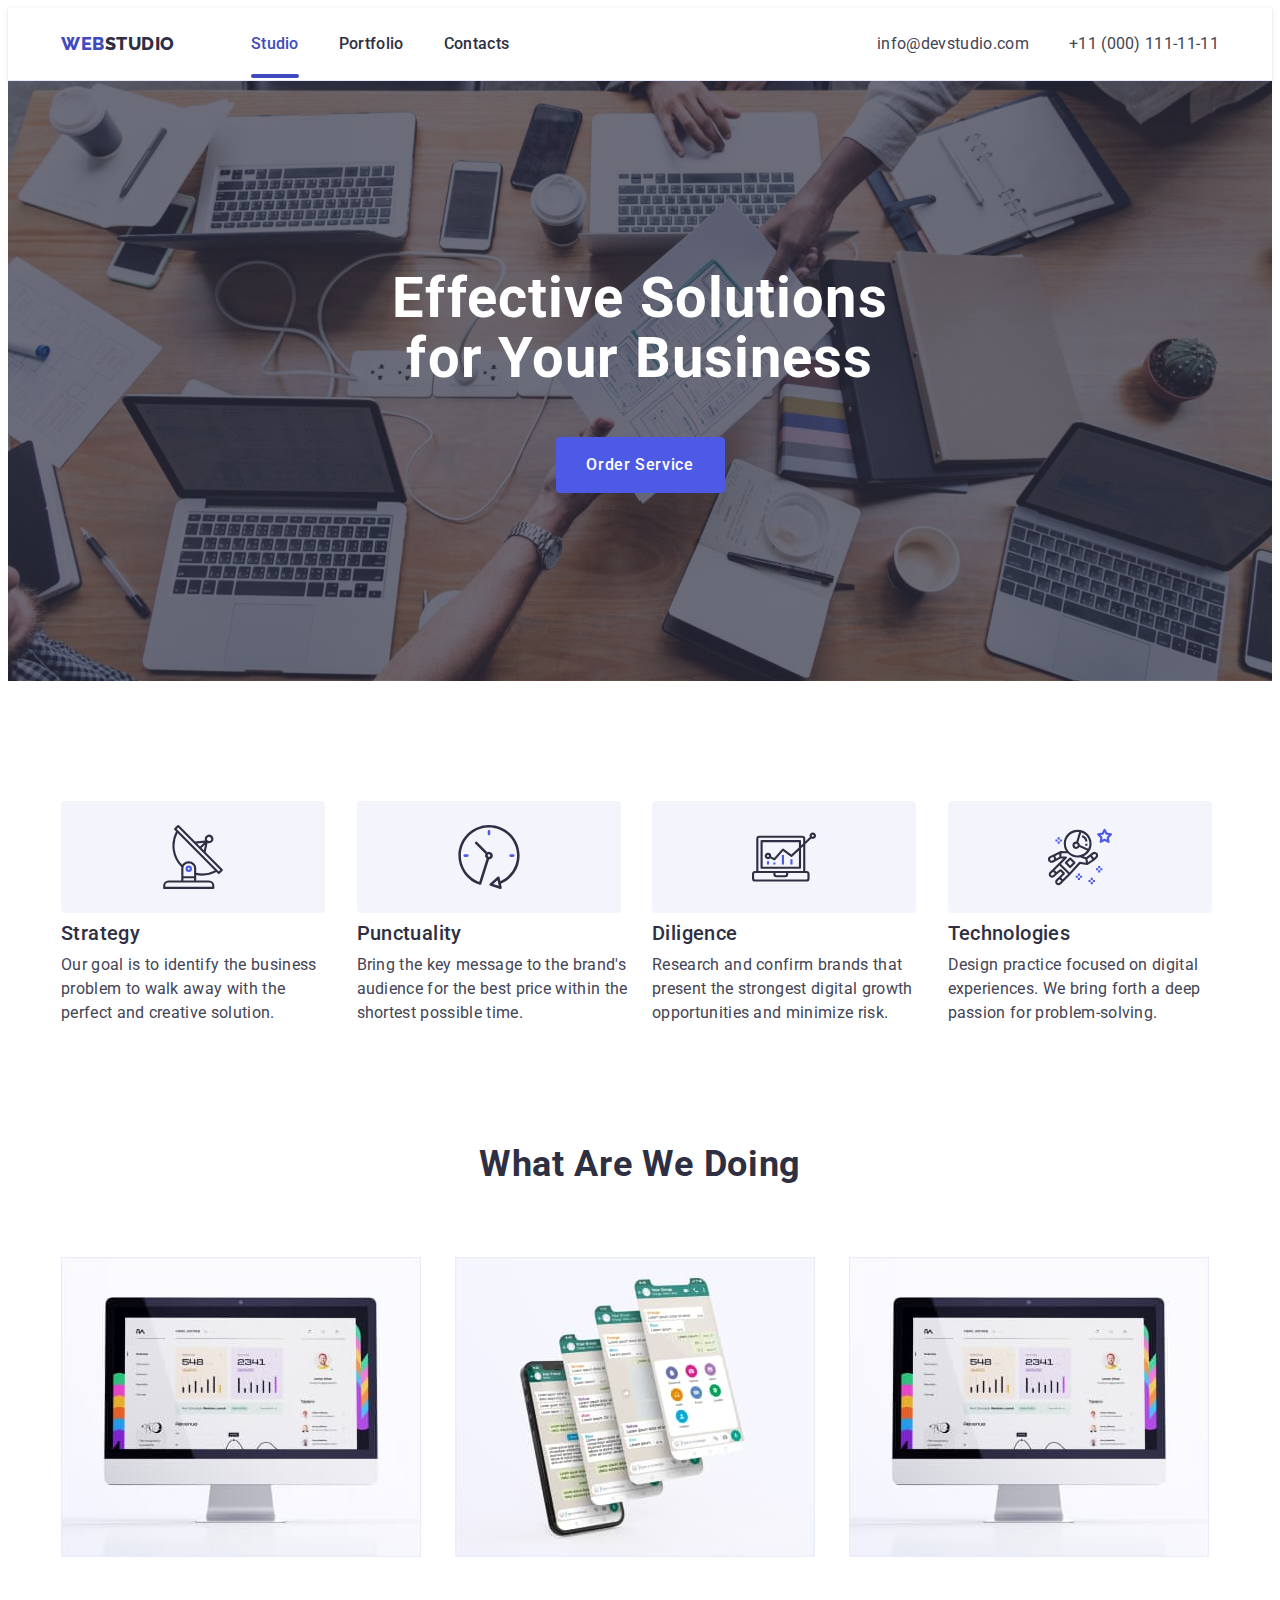
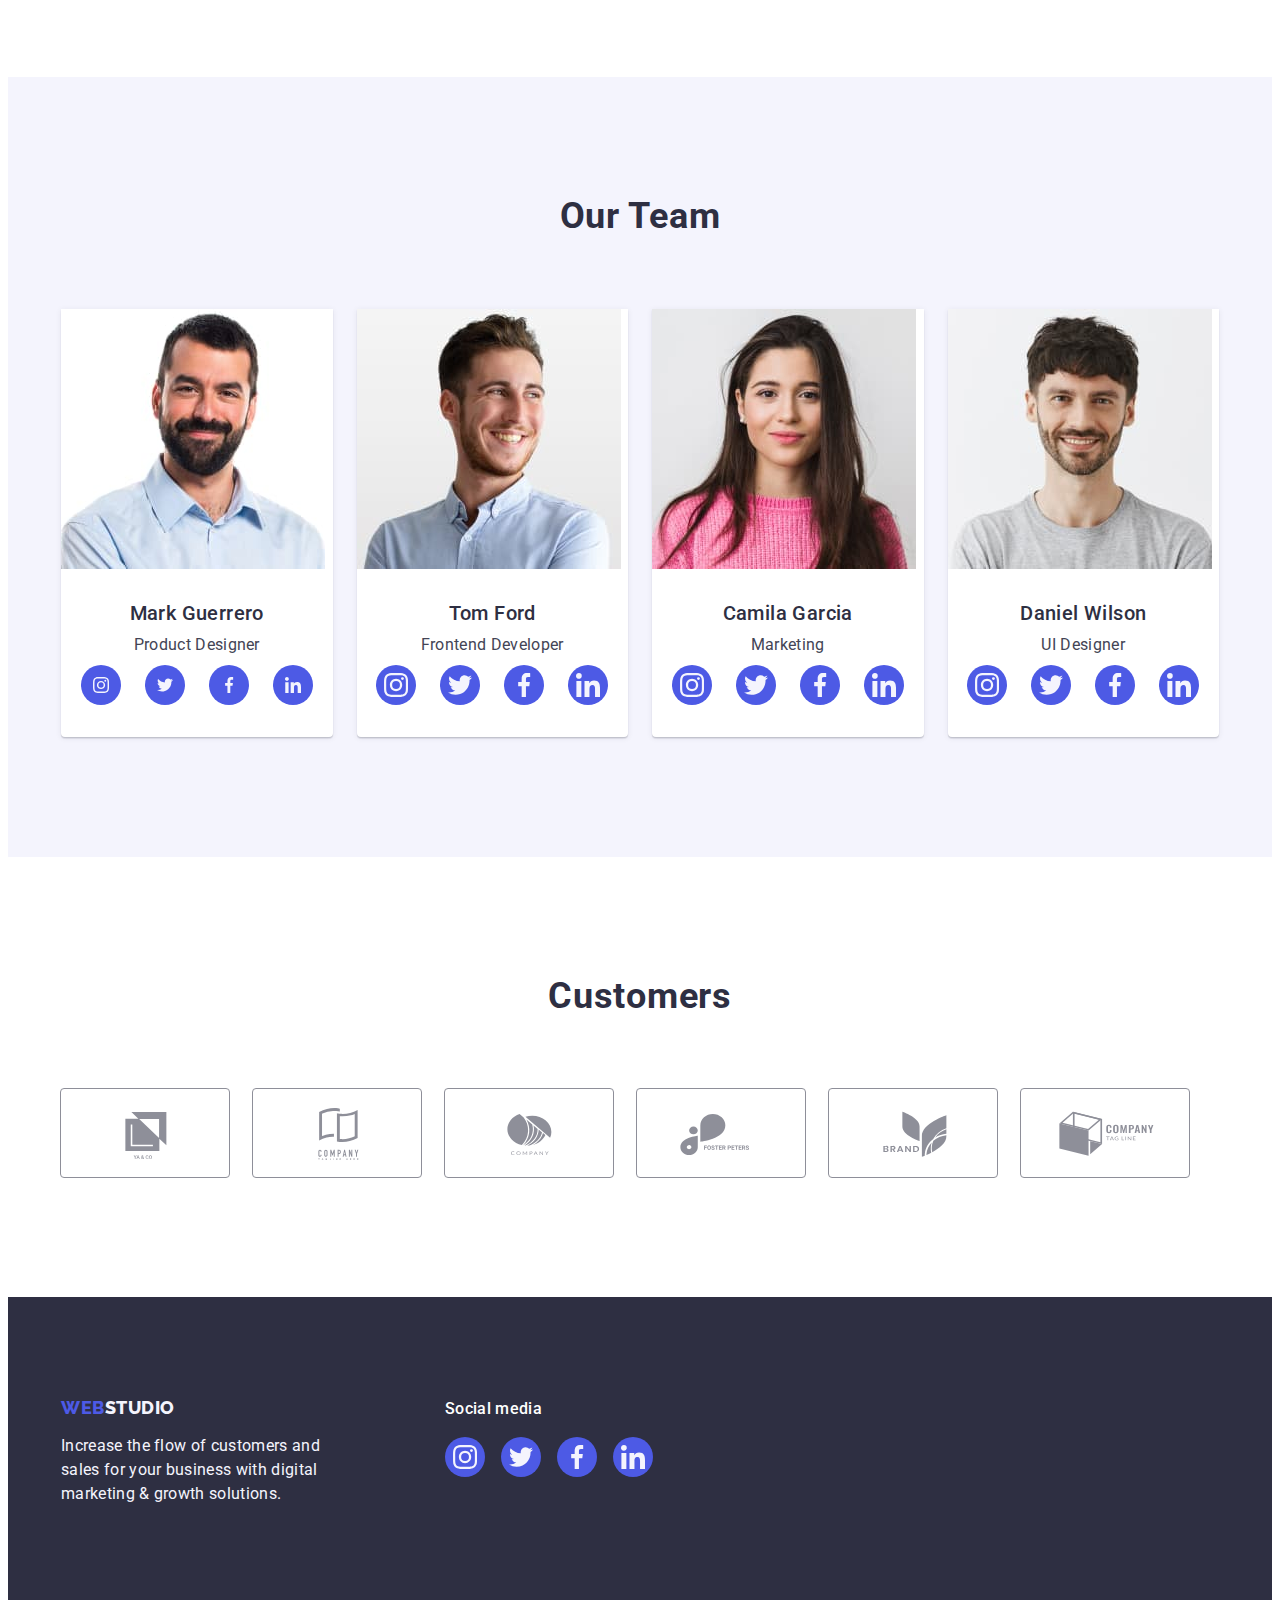
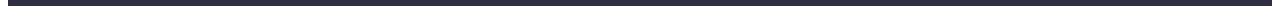
<file: index.html>
<!DOCTYPE html>
<html lang="en">
  <head>
    <meta charset="UTF-8" />
    <meta name="viewport" content="width=device-width, initial-scale=1.0" />
    <title>WebStudio</title>
    <link
      rel="stylesheet"
      href="https://cdnjs.cloudflare.com/ajax/libs/modern-normalize/2.0.0/modern-normalize.min.css"
      integrity="sha512-4xo8blKMVCiXpTaLzQSLSw3KFOVPWhm/TRtuPVc4WG6kUgjH6J03IBuG7JZPkcWMxJ5huwaBpOpnwYElP/m6wg=="
      crossorigin="anonymous"
      referrerpolicy="no-referrer"
    />
    <link rel="stylesheet" href="./css/style.css" />
    <link rel="preconnect" href="https://fonts.googleapis.com" />
    <link rel="preconnect" href="https://fonts.gstatic.com" crossorigin />
    <link href="https://fonts.googleapis.com/css2?family=Raleway:wght@800&family=Roboto:wght@400;500;700;900&display=swap" rel="stylesheet" />
  </head>
  <body>
    <header class="header">
      <div class="head-container container">
        <nav class="nav">
          <a class="link-slogan link" href="./index.html">Web<span class="studio-black">Studio</span></a>

          <ul class="nav-logo list">
            <li class="nav-link-list link"><a class="list-link-nav current link" href="./index.html">Studio</a></li>
            <li class="nav-link-list link"><a class="list-link-nav  link" href="./portfolio.html">Portfolio</a></li>
            <li class="nav-link-list link"><a class="list-link-nav  link" href="">Contacts</a></li>
          </ul>
        </nav>
        <address class="address">
          <ul class="nav-adress list">
            <li><a class="list-address list link" href="mailto:info@devstudio.com">info@devstudio.com</a></li>
            <li><a class="list-address list link" href="tel:+110001111111">+11 (000) 111-11-11</a></li>
          </ul>
        </address>
      </div>
    </header>
    <main>
      <!-- hed -->
      <section class="head">
        <div class="container">
          <h1 class="hed-title">Effective Solutions for Your Business</h1>
          <button class="btn-hed" type="button" data-modal-open>Order Service</button>
        </div>
      </section>
      <!-- step -->

      <section class="section-steap">
        <div class="container">
          <h2 class="visually-hidden">hide me</h2>
          <ul class="list-step">
            <li class="list-snippet-step">
              <div class="skill-list-item">
                <svg class="skill-icon" width="64" height="64">
                  <use href="./images/icons.svg#icon-antenna"></use>
                </svg>
              </div>
              <h3 class="list-snipper-name">Strategy</h3>
              <p class="list-snippet-text">Our goal is to identify the business problem to walk away with the perfect and creative solution.</p>
            </li>
            <li class="list-snippet-step">
              <div class="skill-list-item">
                <svg class="skill-icon" width="64" height="64">
                  <use href="./images/icons.svg#icon-clock"></use>
                </svg>
              </div>
              <h3 class="list-snipper-name">Punctuality</h3>
              <p class="list-snippet-text">Bring the key message to the brand's audience for the best price within the shortest possible time.</p>
            </li>
            <li class="list-snippet-step">
              <div class="skill-list-item">
                <svg class="skill-icon" width="64" height="64">
                  <use href="./images/icons.svg#icon-diagram"></use>
                </svg>
              </div>
              <h3 class="list-snipper-name">Diligence</h3>
              <p class="list-snippet-text">Research and confirm brands that present the strongest digital growth opportunities and minimize risk.</p>
            </li>
            <li class="list-snippet-step">
              <div class="skill-list-item">
                <svg class="skill-icon" width="64" height="64">
                  <use href="./images/icons.svg#icon-astronaut"></use>
                </svg>
              </div>
              <h3 class="list-snipper-name">Technologies</h3>
              <p class="list-snippet-text">Design practice focused on digital experiences. We bring forth a deep passion for problem-solving.</p>
            </li>
          </ul>
        </div>
      </section>

      <!-- What are we doing -->

      <section class="section-works">
        <div class="container">
          <h2 class="text-foot-two">What are we doing</h2>
          <ul class="list-step">
            <li class="list-step-works"><img src="./images/work/image3.jpg" alt="monitor" width="360" /></li>
            <li class="list-step-works"><img src="./images/work/image2.jpg" alt="mobile soft" width="360" /></li>
            <li class="list-step-works"><img src="./images/work/image1.jpg" alt="Operating System" width="360" /></li>
          </ul>
        </div>
      </section>

      <!-- Our Team -->

      <section class="section-team">
        <div class="container">
          <h2 class="head-line">Our Team</h2>
          <ul class="list-team">
            <li class="img-team">
              <img src="./images/team/mark.jpg" alt="Mark" width="264" />
              <div class="name-team-works">
                <h3 class="list-snipper-name-team">Mark Guerrero</h3>
                <p class="list-snippet-text-team">Product Designer</p>
                <ul class="team-social-team list">
                  <li class="team-social-item">
                    <a class="team-social-link" href="https://instagram.com" target="_blank" rel="noopener noreferrer" aria-label="Instagram icon">
                      <svg class="team-social-icons" width="16" height="16">
                        <use href="./images/icons.svg#icon-instagram"></use>
                      </svg>
                    </a>
                  </li>
                  <li class="team-social-item">
                    <a class="team-social-link" href="https://twitter.com" target="_blank" rel="noopener noreferrer" aria-label="Twitter icon">
                      <svg class="team-social-icons" width="16" height="16">
                        <use href="./images/icons.svg#icon-twitter"></use>
                      </svg>
                    </a>
                  </li>
                  <li class="team-social-item">
                    <a class="team-social-link" href="https://www.facebook.com" target="_blank" rel="noopener noreferrer" aria-label="Facebook icon">
                      <svg class="team-social-icons" width="16" height="16">
                        <use href="./images/icons.svg#icon-facebook"></use>
                      </svg>
                    </a>
                  </li>
                  <li class="team-social-item">
                    <a class="team-social-link" href="https://www.linkedin.com" target="_blank" rel="noopener noreferrer" aria-label="Linkedin icon">
                      <svg class="team-social-icons" width="16" height="16">
                        <use href="./images/icons.svg#icon-linkedin"></use>
                      </svg>
                    </a>
                  </li>
                </ul>
              </div>
            </li>
            <li class="img-team">
              <img src="./images/team/tom.jpg" alt="Tom" width="264" />
              <div class="name-team-works">
                <h3 class="list-snipper-name-team">Tom Ford</h3>
                <p class="list-snippet-text-team">Frontend Developer</p>
                <ul class="team-social-team list">
                  <li class="team-social-item">
                    <a class="team-social-link" href="https://instagram.com" target="_blank" rel="noopener noreferrer" aria-label="Instagram icon">
                      <svg class="team-social-icons" width="24" height="24">
                        <use href="./images/icons.svg#icon-instagram"></use>
                      </svg>
                    </a>
                  </li>
                  <li class="team-social-item">
                    <a class="team-social-link" href="https://twitter.com" target="_blank" rel="noopener noreferrer" aria-label="Twitter icon">
                      <svg class="team-social-icons" width="24" height="24">
                        <use href="./images/icons.svg#icon-twitter"></use>
                      </svg>
                    </a>
                  </li>
                  <li class="team-social-item">
                    <a class="team-social-link" href="https://www.facebook.com" target="_blank" rel="noopener noreferrer" aria-label="Facebook icon">
                      <svg class="team-social-icons" width="24" height="24">
                        <use href="./images/icons.svg#icon-facebook"></use>
                      </svg>
                    </a>
                  </li>
                  <li class="team-social-item">
                    <a class="team-social-link" href="https://www.linkedin.com" target="_blank" rel="noopener noreferrer" aria-label="Linkedin icon">
                      <svg class="team-social-icons" width="24" height="24">
                        <use href="./images/icons.svg#icon-linkedin"></use>
                      </svg>
                    </a>
                  </li>
                </ul>
              </div>
            </li>
            <li class="img-team">
              <img src="./images/team/camila.jpg" alt="Camila" width="264" />
              <div class="name-team-works">
                <h3 class="list-snipper-name-team">Camila Garcia</h3>
                <p class="list-snippet-text-team">Marketing</p>
                <ul class="team-social-team list">
                  <li class="team-social-item">
                    <a class="team-social-link" href="https://instagram.com" target="_blank" rel="noopener noreferrer" aria-label="Instagram icon">
                      <svg class="team-social-icons" width="24" height="24">
                        <use href="./images/icons.svg#icon-instagram"></use>
                      </svg>
                    </a>
                  </li>
                  <li class="team-social-item">
                    <a class="team-social-link" href="https://twitter.com" target="_blank" rel="noopener noreferrer" aria-label="Twitter icon">
                      <svg class="team-social-icons" width="24" height="24">
                        <use href="./images/icons.svg#icon-twitter"></use>
                      </svg>
                    </a>
                  </li>
                  <li class="team-social-item">
                    <a class="team-social-link" href="https://www.facebook.com" target="_blank" rel="noopener noreferrer" aria-label="Facebook icon">
                      <svg class="team-social-icons" width="24" height="24">
                        <use href="./images/icons.svg#icon-facebook"></use>
                      </svg>
                    </a>
                  </li>
                  <li class="team-social-item">
                    <a class="team-social-link" href="https://www.linkedin.com" target="_blank" rel="noopener noreferrer" aria-label="Linkedin icon">
                      <svg class="team-social-icons" width="24" height="24">
                        <use href="./images/icons.svg#icon-linkedin"></use>
                      </svg>
                    </a>
                  </li>
                </ul>
              </div>
            </li>
            <li class="img-team">
              <img src="./images/team/daniel.jpg" alt="Daniel" width="264" />
              <div class="name-team-works">
                <h3 class="list-snipper-name-team">Daniel Wilson</h3>
                <p class="list-snippet-text-team">UI Designer</p>
                <ul class="team-social-team list">
                  <li class="team-social-item">
                    <a class="team-social-link" href="https://instagram.com" target="_blank" rel="noopener noreferrer" aria-label="Instagram icon">
                      <svg class="team-social-icons" width="24" height="24">
                        <use href="./images/icons.svg#icon-instagram"></use>
                      </svg>
                    </a>
                  </li>
                  <li class="team-social-item">
                    <a class="team-social-link" href="https://twitter.com" target="_blank" rel="noopener noreferrer" aria-label="Twitter icon">
                      <svg class="team-social-icons" width="24" height="24">
                        <use href="./images/icons.svg#icon-twitter"></use>
                      </svg>
                    </a>
                  </li>
                  <li class="team-social-item">
                    <a class="team-social-link" href="https://www.facebook.com" target="_blank" rel="noopener noreferrer" aria-label="Facebook icon">
                      <svg class="team-social-icons" width="24" height="24">
                        <use href="./images/icons.svg#icon-facebook"></use>
                      </svg>
                    </a>
                  </li>
                  <li class="team-social-item">
                    <a class="team-social-link" href="https://www.linkedin.com" target="_blank" rel="noopener noreferrer" aria-label="Linkedin icon">
                      <svg class="team-social-icons" width="24" height="24">
                        <use href="./images/icons.svg#icon-linkedin"></use>
                      </svg>
                    </a>
                  </li>
                </ul>
              </div>
            </li>
          </ul>
        </div>
      </section>
      <section class="customers-section">
        <div class="container">
          <h2 class="customers-title">Customers</h2>
          <ul class="customers-list list">
            <li class="customers-list-item">
              <a class="customers-list-link link" href="" target="_blank" rel="noopenar noreferrer" aria-label="Ya&Co logo icon">
                <svg class="customers-icons" width="104" height="56" fill="currentColor">
                  <use href="./images/icons.svg#icon-Logo"></use>
                </svg>
              </a>
            </li>
            <li class="customers-list-item">
              <a class="customers-list-link link" href="" target="_blank" rel="noopenar noreferrer" aria-label="Ya&Co logo icon">
                <svg class="customers-icons" width="104" height="56" fill="currentColor">
                  <use href="./images/icons.svg#icon-Logo1"></use>
                </svg>
              </a>
            </li>
            <li class="customers-list-item">
              <a class="customers-list-link link" href="" target="_blank" rel="noopenar noreferrer" aria-label="Ya&Co logo icon">
                <svg class="customers-icons" width="104" height="56" fill="currentColor">
                  <use href="./images/icons.svg#icon-Logo2"></use>
                </svg>
              </a>
            </li>
            <li class="customers-list-item">
              <a class="customers-list-link link" href="" target="_blank" rel="noopenar noreferrer" aria-label="Ya&Co logo icon">
                <svg class="customers-icons" width="104" height="56" fill="currentColor">
                  <use href="./images/icons.svg#icon-Vector"></use>
                </svg>
              </a>
            </li>
            <li class="customers-list-item">
              <a class="customers-list-link link" href="" target="_blank" rel="noopenar noreferrer" aria-label="Ya&Co logo icon">
                <svg class="customers-icons" width="104" height="56" fill="currentColor">
                  <use href="./images/icons.svg#icon-Logo3"></use>
                </svg>
              </a>
            </li>
            <li class="customers-list-item">
              <a class="customers-list-link link" href="" target="_blank" rel="noopenar noreferrer" aria-label="Ya&Co logo icon">
                <svg class="customers-icons" width="104" height="56" fill="currentColor">
                  <use href="./images/icons.svg#icon-Logo4"></use>
                </svg>
              </a>
            </li>
          </ul>
        </div>
      </section>
    </main>
    <footer class="footer">
      <div class="container footer-container">
        <div class="footer-logo-container">
          <a class="link-slogan-footer link" href="./index.html">Web<span class="nav-white">Studio</span></a>
          <p class="text-footer">Increase the flow of customers and sales for your business with digital marketing & growth solutions.</p>
        </div>

        <div class="fotter-social-container">
          <p class="fotter-social-desc">Social media</p>
          <ul class="footer-social-team list">
            <li class="footer-social-item">
              <a class="footer-social-link" href="https://instagram.com" target="_blank" rel="noopener noreferrer" aria-label="Instagram icon">
                <svg class="team-social-icons" width="24" height="24">
                  <use href="./images/icons.svg#icon-instagram"></use>
                </svg>
              </a>
            </li>
            <li class="footer-social-item">
              <a class="footer-social-link" href="https://twitter.com" target="_blank" rel="noopener noreferrer" aria-label="Twitter icon">
                <svg class="team-social-icons" width="24" height="24">
                  <use href="./images/icons.svg#icon-twitter"></use>
                </svg>
              </a>
            </li>
            <li class="footer-social-item">
              <a class="footer-social-link" href="https://www.facebook.com" target="_blank" rel="noopener noreferrer" aria-label="Facebook icon">
                <svg class="team-social-icons" width="24" height="24">
                  <use href="./images/icons.svg#icon-facebook"></use>
                </svg>
              </a>
            </li>
            <li class="footer-social-item">
              <a class="footer-social-link" href="https://www.linkedin.com" target="_blank" rel="noopener noreferrer" aria-label="Linkedin icon">
                <svg class="team-social-icons" width="24" height="24">
                  <use href="./images/icons.svg#icon-linkedin"></use>
                </svg>
              </a>
            </li>
          </ul>
        </div>
      </div>
    </footer>
    <div class="backdrop is-hidden" data-modal>
      <div class="modal">
        <button class="modal-btn" type="button" data-modal-close>
          <svg class="modal-btn-icon" width="8" height="8">
            <use href="./images/icons.svg#icon-close-black-18dp"></use>
          </svg>
        </button>
      </div>
    </div>
    <script src="./js/modal.js"></script>
  </body>
</html>
</file>
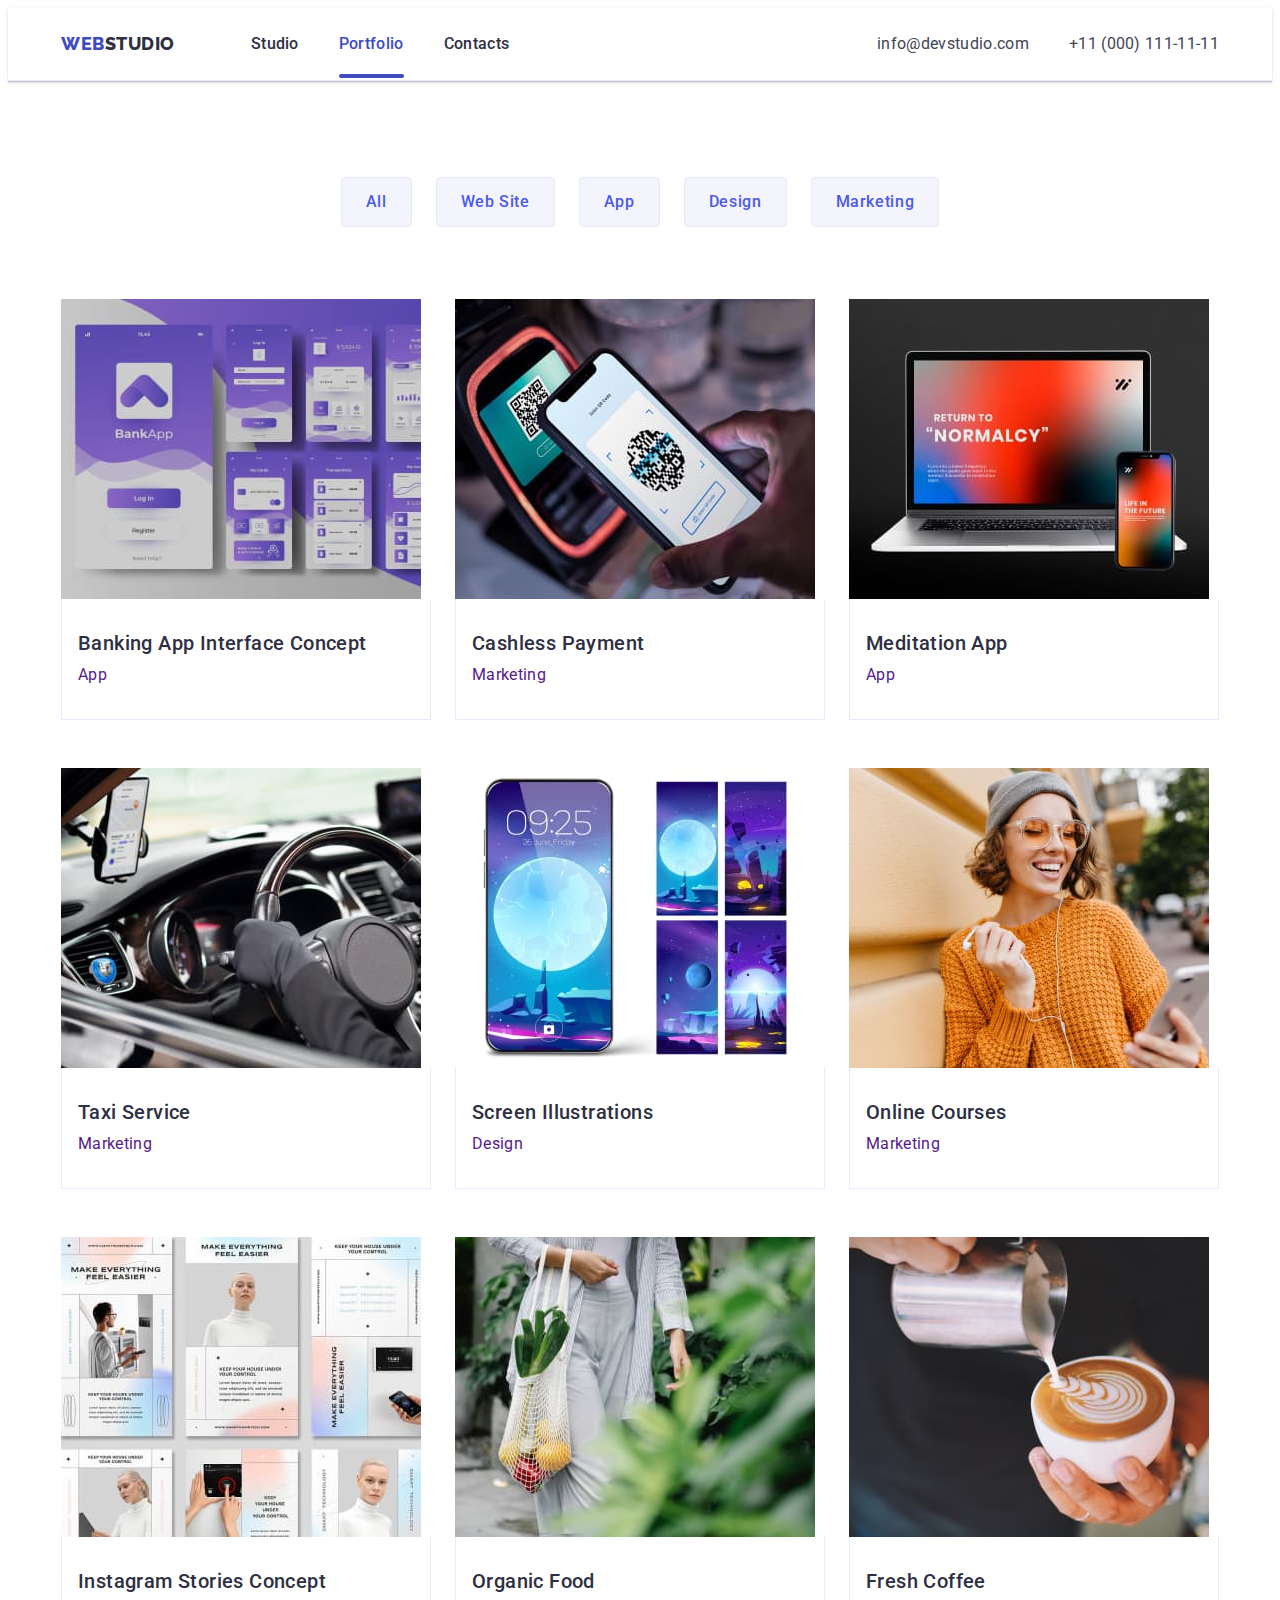
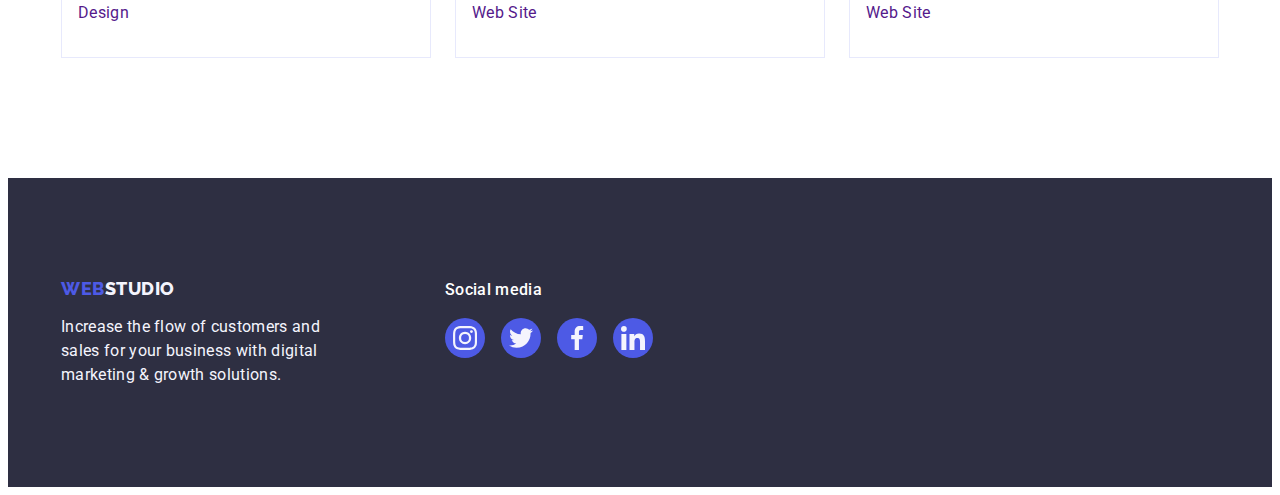
<file: portfolio.html>
<!DOCTYPE html>
<html lang="en">
  <head>
    <meta charset="UTF-8" />
    <meta name="viewport" content="width=device-width, initial-scale=1.0" />
    <title>WebStudio</title>
    <link
      rel="stylesheet"
      href="https://cdnjs.cloudflare.com/ajax/libs/modern-normalize/2.0.0/modern-normalize.min.css"
      integrity="sha512-4xo8blKMVCiXpTaLzQSLSw3KFOVPWhm/TRtuPVc4WG6kUgjH6J03IBuG7JZPkcWMxJ5huwaBpOpnwYElP/m6wg=="
      crossorigin="anonymous"
      referrerpolicy="no-referrer"
    />
    <link rel="stylesheet" href="./css/style.css" />
    <link rel="preconnect" href="https://fonts.googleapis.com" />
    <link rel="preconnect" href="https://fonts.gstatic.com" crossorigin />
    <link href="https://fonts.googleapis.com/css2?family=Raleway:wght@800&family=Roboto:wght@400;500;700;900&display=swap" rel="stylesheet" />
  </head>
  <body>
    <header class="header">
      <div class="head-container container">
        <nav class="nav">
          <a class="link-slogan link" href="./index.html">Web<span class="studio-black">Studio</span></a>

          <ul class="list">
            <li class="nav-link-list link"><a class="list-link-nav link" href="./index.html">Studio</a></li>
            <li class="nav-link-list link"><a class="list-link-nav current link" href="./portfolio.html">Portfolio</a></li>
            <li class="nav-link-list link"><a class="list-link-nav link" href="">Contacts</a></li>
          </ul>
        </nav>
        <address class="address">
          <ul class="list">
            <li><a class="list-address list link" href="mailto:info@devstudio.com">info@devstudio.com</a></li>
            <li><a class="list-address list link" href="tel:+110001111111">+11 (000) 111-11-11</a></li>
          </ul>
        </address>
      </div>
    </header>
    <main>
     
        <section class="portfolio">
   <div class="container">
    <h1 class="visually-hidden">hide me</h1>
    <ul class="list-portfolio">
      <li class="list-button"><button class="portfolio-button" type="button">All</button></li>
      <li class="list-button"><button class="portfolio-button" type="button">Web Site</button></li>
      <li class="list-button"><button class="portfolio-button" type="button">App</button></li>
      <li class="list-button"><button class="portfolio-button" type="button">Design</button></li>
      <li class="list-button"><button class="portfolio-button" type="button">Marketing</button></li>
    </ul>
    <ul class="list-item">
      <li class="list-work-portfolio">
        <a class="project-card-link link" href="">
        <div class="portfolio-box">
            <img src="./images/portfolio/img.jpg" alt="Banking App Interface Concept" width="360"/>
            <p class="overlay-portfolio">
              14 Stylish and User-Friendly App Design Concepts · Task Manager App · Calorie Tracker App · Exotic Fruit Ecommerce App · Cloud Storage App
            </p>
        </div>
         <div class="content">
          <h2 class="list-snipper-name">Banking App Interface Concept</h2>
          <p class="list-snippet-text">App</p>
         </div>
        </a>
      </li>
      <li class="list-work-portfolio">
        <a class="project-card-link link" href="">
         <div class="portfolio-box">
          <img src="./images/portfolio/img1.jpg" alt="Cashless Payment" width="360" />
          <p class="overlay-portfolio">
            14 Stylish and User-Friendly App Design Concepts · Task Manager App · Calorie Tracker App · Exotic Fruit Ecommerce App · Cloud Storage App
          </p>
         </div>
          <div class="content">
            <h2 class="list-snipper-name">Cashless Payment</h2>
          <p class="list-snippet-text">Marketing</p>
          </div>
        </a>
      </li>
      <li class="list-work-portfolio">
        <a class="project-card-link link" href="">
        <div class="portfolio-box">
          <img src="./images/portfolio/img2.jpg" alt="Meditation App" width="360" />
            <p class="overlay-portfolio">
              14 Stylish and User-Friendly App Design Concepts · Task Manager App · Calorie Tracker App · Exotic Fruit Ecommerce App · Cloud Storage App
            </p>
        </div>
          <div class="content">
            <h2 class="list-snipper-name">Meditation App</h2>
          <p class="list-snippet-text">App</p>
          </div>
        </a>
      </li>
      <li class="list-work-portfolio">
        <a class="project-card-link link" href="">
          <div class="portfolio-box">
            <img src="./images/portfolio/img3.jpg" alt="Taxi Service" width="360" />
              <p class="overlay-portfolio">
              14 Stylish and User-Friendly App Design Concepts · Task Manager App · Calorie Tracker App · Exotic Fruit Ecommerce App · Cloud Storage App
            </p>
          </div>
        <div class="content">
          <h2 class="list-snipper-name">Taxi Service</h2>
          <p class="list-snippet-text">Marketing</p>
        </div>
        </a>
      </li>
      <li class="list-work-portfolio">
        <a class="project-card-link link" href="">
          <div class="portfolio-box">
            <img src="./images/portfolio/img4.jpg" alt="Screen Illustrations" width="360" />
              <p class="overlay-portfolio">
              14 Stylish and User-Friendly App Design Concepts · Task Manager App · Calorie Tracker App · Exotic Fruit Ecommerce App · Cloud Storage App
            </p>
          </div>
          <div class="content">
            <h2 class="list-snipper-name">Screen Illustrations</h2>
          <p class="list-snippet-text">Design</p>
          </div>
        </a>
      </li>
      <li class="list-work-portfolio">
        <a class="project-card-link link" href="">
          <div class="portfolio-box">
            <img src="./images/portfolio/img5.jpg" alt="Online Courses" width="360" />
              <p class="overlay-portfolio">
              14 Stylish and User-Friendly App Design Concepts · Task Manager App · Calorie Tracker App · Exotic Fruit Ecommerce App · Cloud Storage App
            </p>
          </div>
          <div class="content">
            <h2 class="list-snipper-name">Online Courses</h2>
          <p class="list-snippet-text">Marketing</p>
          </div>
        </a>
      </li>
      <li class="list-work-portfolio">
        <a class="project-card-link link" href="">
          <div class="portfolio-box">
            <img src="./images/portfolio/img6.jpg" alt="Instagram Stories Concept" width="360" />
              <p class="overlay-portfolio">
              14 Stylish and User-Friendly App Design Concepts · Task Manager App · Calorie Tracker App · Exotic Fruit Ecommerce App · Cloud Storage App
            </p>
          </div>
          <div class="content">
            <h2 class="list-snipper-name">Instagram Stories Concept</h2>
          <p class="list-snippet-text">Design</p>
          </div>
        </a>
      </li>
      <li class="list-work-portfolio">
        <a class="project-card-link link" href="">
         <div class="portfolio-box">
          <img src="./images/portfolio/img7.jpg" alt="Organic Food" width="360" />
            <p class="overlay-portfolio">
              14 Stylish and User-Friendly App Design Concepts · Task Manager App · Calorie Tracker App · Exotic Fruit Ecommerce App · Cloud Storage App
            </p>
         </div>
         <div class="content">
          <h2 class="list-snipper-name">Organic Food</h2>
          <p class="list-snippet-text">Web Site</p>
         </div>
        </a>
      </li>
      <li class="list-work-portfolio">
        <a class="project-card-link link" href="">
          <div class="portfolio-box">
            <img src="./images/portfolio/img8.jpg" alt="Fresh Coffee" width="360" />
              <p class="overlay-portfolio">
              14 Stylish and User-Friendly App Design Concepts · Task Manager App · Calorie Tracker App · Exotic Fruit Ecommerce App · Cloud Storage App
            </p>
          </div>
         <div class="content">
          <h2 class="list-snipper-name">Fresh Coffee</h2>
          <p class="list-snippet-text">Web Site</p>
         </div>
        </a>
      </li>
    </ul>
   </div>
        </section>
  
    </main>
    <footer class="footer">
      <div class="container footer-container">
        <div class="footer-logo-container">
          <a class="link-slogan-footer link" href="./index.html">Web<span class="nav-white">Studio</span></a>
          <p class="text-footer">Increase the flow of customers and sales for your business with digital marketing & growth solutions.</p>
        </div>

        <div class="fotter-social-container">
          <p class="fotter-social-desc">Social media</p>
          <ul class="footer-social-team list">
            <li class="footer-social-item">
              <a class="footer-social-link" href="https://instagram.com" target="_blank" rel="noopener noreferrer" aria-label="Instagram icon">
                <svg class="team-social-icons" width="24" height="24">
                  <use href="./images/icons.svg#icon-instagram"></use>
                </svg>
              </a>
            </li>
            <li class="footer-social-item">
              <a class="footer-social-link" href="https://twitter.com" target="_blank" rel="noopener noreferrer" aria-label="Twitter icon">
                <svg class="team-social-icons" width="24" height="24">
                  <use href="./images/icons.svg#icon-twitter"></use>
                </svg>
              </a>
            </li>
            <li class="footer-social-item">
              <a class="footer-social-link" href="https://www.facebook.com" target="_blank" rel="noopener noreferrer" aria-label="Facebook icon">
                <svg class="team-social-icons" width="24" height="24">
                  <use href="./images/icons.svg#icon-facebook"></use>
                </svg>
              </a>
            </li>
            <li class="footer-social-item">
              <a class="footer-social-link" href="https://www.linkedin.com" target="_blank" rel="noopener noreferrer" aria-label="Linkedin icon">
                <svg class="team-social-icons" width="24" height="24">
                  <use href="./images/icons.svg#icon-linkedin"></use>
                </svg>
              </a>
            </li>
          </ul>
        </div>
      </div>
    </footer>
  </body>
</html>
</file>
<file: css/style.css>
:root {
  --iris: #4d5ae5;
  --ocean: #404bbf;
  --navyblue: #2e2f42;
  --green: #31d0aa;
  --slate: #434455;
  --lightslate: #8e8f99;
  --cornflower: #e7e9fc;
  --cloud: #f4f4fd;
  --navy: #2e2f42;
  --grey: #2e2f42;
  --white: #ffffff;
  --dairy: #fcfcfc;
}

.container {
  width: 1158px;
  margin-left: auto;
  margin-right: auto;
  padding-left: 15px;
  padding-right: 15px;
}
h1,
h2,
h3,
h4,
h5,
h6,
p {
  margin: 0;
  padding: 0;
}
ul {
  margin: 0;
  padding: 0;
}
body {
  font-family: "Roboto", sans-serif;
  color: #434455;
  background-color: #ffffff;
}
.head-container {
  display: flex;
  justify-content: space-between;
  align-items: center;
}

.nav {
  display: flex;
  align-items: center;
}

li {
  list-style-type: none;
}
header {
  border-bottom: 1px solid var(--corn-flower);
  box-shadow: 0px 1px 6px 0px rgba(46, 47, 66, 0.08), 0px 1px 1px 0px rgba(46, 47, 66, 0.16), 0px 2px 1px 0px rgba(46, 47, 66, 0.08);
}
.header {
  background: var(--white, #fff);
  border-bottom: 1px solid #e7e9fc;
}
address {
  font-size: 16px;
  color: var(--slate);
  line-height: 1.5;
  font-style: normal;
  letter-spacing: 0.02em;
}
.text-foot-two {
  font-size: 36px;
  line-height: 1.11;
  text-align: center;
  letter-spacing: 0.02em;
  text-transform: capitalize;
  color: #2e2f42;
  margin-bottom: 72px;
}

.link-slogan {
  color: var(--ocean);
  font-size: 18px;
  font-style: normal;
  font-weight: 800;
  line-height: 1.17;
  letter-spacing: 0.03em;
  text-transform: uppercase;
  font-family: "Raleway", sans-serif;
  display: inline-block;
  margin-right: 76px;
  transition: color 250ms cubic-bezier(0.4, 0, 0.2, 1);
}
.link-slogan-footer {
  color: var(--iris, #4d5ae5);
  font-size: 18px;
  font-style: normal;
  font-weight: 800;
  line-height: 1.17;
  letter-spacing: 0.03em;
  text-transform: uppercase;
  font-family: "Raleway", sans-serif;
  display: inline-block;
  margin-bottom: 16px;
}

.list-link-nav {
  font-weight: 500;
  font-size: 16px;
  line-height: 1.5;
  letter-spacing: 0.02em;
  color: var(--navyblue);
  padding: 24px 0;
  transition: color 250ms cubic-bezier(0.4, 0, 0.2, 1);
}
.list-link-nav:hover,
.list-link-nav:focus {
  color: #404bbf;
}
.list-link-nav.current::after {
  position: absolute;
  bottom: 0;
  left: 0;
  content: "";
  display: block;
  width: 100%;
  height: 4px;
  border-radius: 2px;
  bottom: -1px;
  background-color: var(--ocean);
}
.nav-list-link .current {
  position: relative;
  color: var(--ocean);
}
.current {
  position: relative;
  color: #404bbf;
}

.link {
  text-decoration: none;
}

.list-address:hover,
.list-address:focus {
  color: #404bbf;
}
.studio-black {
  color: var(--navyblue, #2e2f42);
}
.nav-white {
  color: var(--cloud, #f4f4fd);
}
.list {
  text-decoration: none;
  list-style: none;
  display: flex;
  gap: 40px;
}
.list-portfolio {
  display: flex;
  justify-content: center;
  gap: 24px;
  margin-bottom: 72px;
}
.list-step {
  display: flex;
  gap: 24px;
}
.list-snippet-step {
  flex-basis: calc((100% - 3 * 24px) / 4);
}
.headline {
  font-size: 36px;
  line-height: 1.11;
  text-align: center;
  letter-spacing: 0.02em;
  text-transform: capitalize;
  color: #2e2f42;
}
.nav-link {
  color: var(--navyblue, #2e2f42);
  /* Body Medium */

  font-size: 16px;
  font-style: normal;
  font-weight: 500;
  line-height: 1.5;
  letter-spacing: 0.02em;
}
.head {
  background: var(--navyblue, #2e2f42);
  padding: 188px 0;
  background-image: linear-gradient(rgba(46, 47, 66, 0.7), rgba(46, 47, 66, 0.7)), url(../images/work/hero-img-bg.jpg);
  background-repeat: no-repeat;
  background-size: cover;
  max-width: 1440px;
  background-position: center;
  margin: 0 auto;
}

.section-team {
  background-color: #f4f4fd;
  padding: 120px 0;
}
.nav-link-list {
  padding: 24px 0;
}
.list-address {
  color: var(--slate, #434455);
  font-size: 16px;
  font-style: normal;
  line-height: 1.5;
  letter-spacing: 0.02em;
  padding: 24px 0;
  transition: color 250ms cubic-bezier(0.4, 0, 0.2, 1);
}
.img-team {
  background-color: #ffffff;
  flex-basis: calc((100% - 72px) / 4);
  border-radius: 0px 0px 4px 4px;
  border: 0 solid transparent;
  box-shadow: 0px 2px 1px 0px rgba(46, 47, 66, 0.08), 0px 1px 1px 0px rgba(46, 47, 66, 0.16), 0px 1px 6px 0px rgba(46, 47, 66, 0.08);
}
.name-team-works {
  padding: 32px 0;
}

.hed-title {
  color: var(--white, #fff);
  text-align: center;
  font-size: 56px;
  font-style: normal;
  max-width: 496px;
  margin: 0 auto;
  margin-bottom: 48px;
  line-height: 1.07;
  letter-spacing: 0.02em;
}
.btn-hed {
  background: var(--iris, #4d5ae5);
  font-weight: 500;
  font-family: "Roboto", sans-serif;
  font-size: 16px;
  line-height: 1.5;
  letter-spacing: 0.04em;
  color: #ffffff;
  cursor: pointer;
  display: block;
  min-width: 169px;
  height: 56px;
  border: none;
  background-color: var(--iris);
  border-radius: 4px;
  cursor: pointer;
  margin: 0 auto;
  transition: background-color 250ms cubic-bezier(0.4, 0, 0.2, 1);
}
.btn-hed:hover {
  background-color: #404bbf;
}
.btn-hed:focus {
  background-color: #404bbf;
}
.section-steap {
  padding: 120px 0;
}
.list-snipper-name-team {
  color: var(--navyblue, #2e2f42);

  font-size: 20px;
  font-style: normal;
  font-weight: 500;
  line-height: 1.2;
  letter-spacing: 0.02em;
  margin-bottom: 8px;
  margin-bottom: 8px;
  align-self: flex-start;
  text-align: center;
}
.list-snipper-name {
  color: var(--navyblue, #2e2f42);

  font-size: 20px;
  font-style: normal;
  font-weight: 500;
  line-height: 1.2;
  letter-spacing: 0.02em;
  margin-bottom: 8px;
  margin-bottom: 8px;
  align-self: flex-start;
}
.list-snippet-text {
  font-size: 16px;
  line-height: 1.5;
  letter-spacing: 0.02em;
  align-self: flex-start;
}
.list-snippet-text-team {
  font-size: 16px;
  line-height: 1.5;
  letter-spacing: 0.02em;
  align-self: flex-start;
  text-align: center;
  margin-bottom: 8px;
}
.portfolio {
  padding-top: 96px;
  padding-bottom: 120px;
}
.list-step-works {
  flex-basis: calc((100% - 3 * 16px) / 3);
}
.section-title {
  color: var(--navyblue, #2e2f42);
  text-align: center;

  font-size: 36px;
  font-style: normal;

  line-height: 1.11;

  letter-spacing: 0.02em;
  text-transform: capitalize;
}

.portfolio-button:hover {
  color: #ffffff;
  background-color: #404bbf;
  border: 1px solid transparent;
  box-shadow: 0px 3px 1px rgba(0, 0, 0, 0.1), 0px 2px 1px rgba(0, 0, 0, 0.08), 0px 2px 2px rgba(0, 0, 0, 0.12);
}
.portfolio-button:focus {
  color: #ffffff;
  background-color: #404bbf;
  border: 1px solid transparent;
  box-shadow: 0px 3px 1px rgba(0, 0, 0, 0.1), 0px 2px 1px rgba(0, 0, 0, 0.08), 0px 2px 2px rgba(0, 0, 0, 0.12);
}
.section-works {
  padding-bottom: 120px;
}
.head-line {
  color: var(--navyblue, #2e2f42);
  text-align: center;
  margin-bottom: 72px;
  font-size: 36px;
  font-style: normal;

  line-height: 1.11;
  letter-spacing: 0.02em;
  text-transform: capitalize;
}
.list-team {
  display: flex;
  gap: 24px;
}
.img-snippet {
  background: url(<path-to-image>), lightgray -72.845px -19px / 144.444% 112.667% no-repeat;
}

.footer {
  background: var(--navyblue, #2e2f42);
  padding: 100px 0;
}

.text-footer {
  color: var(--cloud, #f4f4fd);
  font-size: 16px;
  font-style: normal;
  max-width: 264px;
  line-height: 1.5;
  letter-spacing: 0.02em;
}

.portfolio-button {
  font-weight: 500;
  font-size: 16px;
  line-height: 1.5;
  letter-spacing: 0.04em;
  color: #4d5ae5;
  background-color: #f4f4fd;
  cursor: pointer;
  font-family: "Roboto", sans-serif;
  padding: 12px 24px;
  border: 1px solid var(--cornflower);
  border-radius: 4px;
  transition: color 250ms cubic-bezier(0.4, 0, 0.2, 1), background-color 250ms cubic-bezier(0.4, 0, 0.2, 1),
    border-color 250ms cubic-bezier(0.4, 0, 0.2, 1), box-shadow 250ms cubic-bezier(0.4, 0, 0.2, 1);
}
.visually-hidden {
  position: absolute;
  width: 1px;
  height: 1px;
  margin: -1px;
  border: 0;
  padding: 0;
  white-space: nowrap;
  clip-path: inset(100%);
  clip: rect(0 0 0 0);
  overflow: hidden;
}
.list-item {
  display: flex;
  flex-wrap: wrap;
  column-gap: 24px;
  row-gap: 48px;
  --items: 3;
}
img {
  display: block;
}
.list-work-portfolio {
  width: calc((100% - 48px) / 3);
}
.content {
  padding: 32px 16px;
  border: 1px solid var(--cornflower);
  border-top: none;
}
.skill-list-item {
  display: flex;
  justify-content: center;
  align-items: center;
  width: 264px;
  height: 112px;
  border-radius: 4px;
  background-color: var(--cloud);
  margin-bottom: 8px;
}
.customers-title {
  font-size: 36px;
  font-weight: 700;
  line-height: 1.11;
  letter-spacing: 0.02em;
  color: var(--navyblue);
  text-align: center;
  margin-bottom: 72px;
}
.customers-section {
  padding: 120px 0;
}
.customers-list {
  display: flex;
  gap: 24px;
}
.customers-list-item {
  display: flex;
  justify-content: center;
  align-items: center;
  width: 168px;
  height: 88px;
  flex-shrink: 0;
  border-radius: 4px;
  border: 1px solid var(--light-slate);
  color: var(--light-slate);
  transition: color var(--transition), border-color var(--transition);
}
.customers-list-link {
  display: flex;
  justify-content: center;
  align-items: center;
  width: 168px;
  height: 88px;
  flex-shrink: 0;
  border-radius: 4px;
  border: 1px solid var(--lightslate);
  color: var(--lightslate);
  transition: border-color 250ms cubic-bezier(0.4, 0, 0.2, 1), color 250ms cubic-bezier(0.4, 0, 0.2, 1);
}
.customers-list-link:hover,
.customers-list-link:focus {
  border-color: var(--ocean);
  color: var(--ocean);
}

.team-social-team {
  display: flex;
  align-items: center;
  justify-content: center;
  gap: 24px;
}
.footer-social-team {
  display: flex;
  align-items: center;
  justify-content: center;
  gap: 16px;
}
.team-social-link {
  display: flex;
  justify-content: center;
  align-items: center;
  width: 40px;
  height: 40px;
  border-radius: 50%;
  flex-shrink: 0;
  fill: var(--cloud);
  background-color: var(--iris);
  transition: background-color var(--transition);
  transition: background-color 250ms cubic-bezier(0.4, 0, 0.2, 1);
}
.team-social-link:hover,
.team-social-link:focus {
  background-color: #404bbf;
  background-color: #404bbf;
}

.fotter-social-desc {
  color: var(--white);
  font-size: 16px;
  font-weight: 500;
  line-height: 1.5;
  letter-spacing: 0.02em;
  margin-bottom: 16px;
}
.fotter-social-container {
  display: block;
}
.footer-container {
  display: flex;
  align-items: baseline;
}
.footer-logo-container {
  display: block;
  margin-right: 120px;
}
.footer-social-link {
  display: flex;
  justify-content: center;
  align-items: center;
  width: 40px;
  height: 40px;
  border-radius: 50%;
  flex-shrink: 0;
  fill: var(--cloud);
  background-color: var(--iris);
  transition: background-color 250ms cubic-bezier(0.4, 0, 0.2, 1);
}
.footer-social-link:hover,
.footer-social-link:focus {
  background-color: var(--green);
}
.portfolio-box {
  position: relative;
  overflow: hidden;
}
.overlay-portfolio {
  position: absolute;
  top: 0;
  left: 0;
  display: flex;
  align-items: center;
  justify-content: center;
  transform: translateY(100%);
  transition-property: transform;
  transition-duration: 400ms;
  transition-timing-function: ease;
  height: 100%;
  width: 100%;
  padding: 40px 32px;
  transition: transform 250ms cubic-bezier(0.4, 0, 0.2, 1);
  font-size: 16px;
  line-height: 1.5;
  letter-spacing: 0.02em;
  color: var(--cloud);
  background-color: var(--iris);
}
.project-card-link {
  display: block;
transition: box-shadow 250ms cubic-bezier(0.4, 0, 0.2, 1);  
}
.project-card-link:hover,
.project-card-link:focus {
  box-shadow: 0px 1px 6px rgba(46, 47, 66, 0.08), 0px 1px 1px rgba(46, 47, 66, 0.16), 0px 2px 1px rgba(46, 47, 66, 0.08);
}
.project-card-link:hover .overlay-portfolio {
  transform: translateY(0%);
}
.project-card-link:focus .overlay-portfolio {
  transform: translateY(0%);
}
.backdrop {
  position: fixed;
  top: 0;
  left: 0;
  width: 100%;
  height: 100%;
  background: var(--navy-blue-modal, rgba(46, 47, 66, 0.4));
  transition: opacity 250ms cubic-bezier(0.4, 0, 0.2, 1), visibility 250ms cubic-bezier(0.4, 0, 0.2, 1);
}

.backdrop.is-hidden {
  opacity: 0;
  pointer-events: none;
  visibility: hidden;
}

.modal {
  width: 408px;
  min-height: 584px;
  flex-shrink: 0;
  position: absolute;
  top: 50%;
  left: 50%;
  transform: translate(-50%, -50%) scale(1);
  border-radius: 4px;
  background: var(--dairy, #fcfcfc);
  box-shadow: 0px 2px 1px 0px rgba(0, 0, 0, 0.2), 0px 1px 3px 0px rgba(0, 0, 0, 0.12), 0px 1px 1px 0px rgba(0, 0, 0, 0.14);
  transition: transform 250ms cubic-bezier(0.4, 0, 0.2, 1);
}

.backdrop.is-hidden .modal {
  transform: translateX(-50%) translateY(-90%);
}

.modal-btn {
  background-color: var(--cornflower, #e7e9fc);
  border: 1px solid rgba(0, 0, 0, 0.1);
  border-radius: 50%;
  padding: 0;
  display: flex;
  justify-content: center;
  align-items: center;
  min-width: 24px;
  min-height: 24px;
  position: absolute;
  top: 24px;
  right: 24px;
  cursor: pointer;
  transition: background-color 250ms cubic-bezier(0.4, 0, 0.2, 1), border 250ms cubic-bezier(0.4, 0, 0.2, 1);
}
.modal-btn-icon {
  transition: fill 250ms cubic-bezier(0.4, 0, 0.2, 1);
}

.modal-btn:hover,
.modal-btn:focus {
  fill: #ffffff;
  stroke-width: 1px;
  stroke: rgba(0, 0, 0, 0.102);
  background-color: #404bbf;
  border: none;
}
</file>
